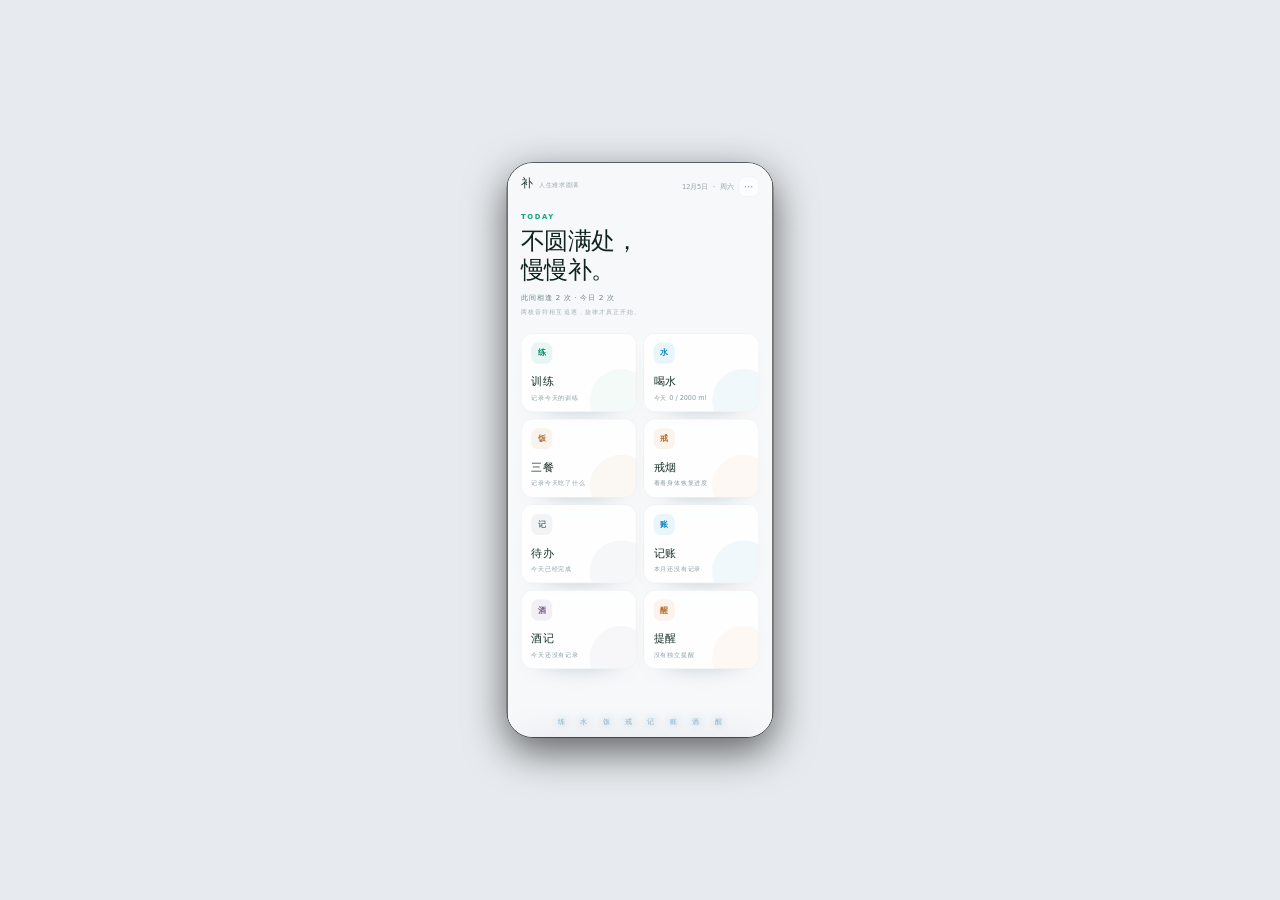
<file: _tools/preview.html>
<!DOCTYPE html>
<html><head><meta charset="utf-8"><title>手机预览</title>
<style>
html,body{margin:0;background:#e7ebef;height:100%;display:flex;align-items:center;justify-content:center;font-family:system-ui,sans-serif}
.scale{transform:scale(.68);transform-origin:center center}
.phone{width:390px;height:844px;border:1px solid #2a3138;border-radius:38px;overflow:hidden;background:#000;box-shadow:0 20px 60px rgba(0,0,0,.6)}
iframe{width:390px;height:844px;border:0;display:block}
</style></head>
<body>
<div class="scale"><div class="phone"><iframe id="f" src="../quit-app.html"></iframe></div></div>
</body></html>
</file>
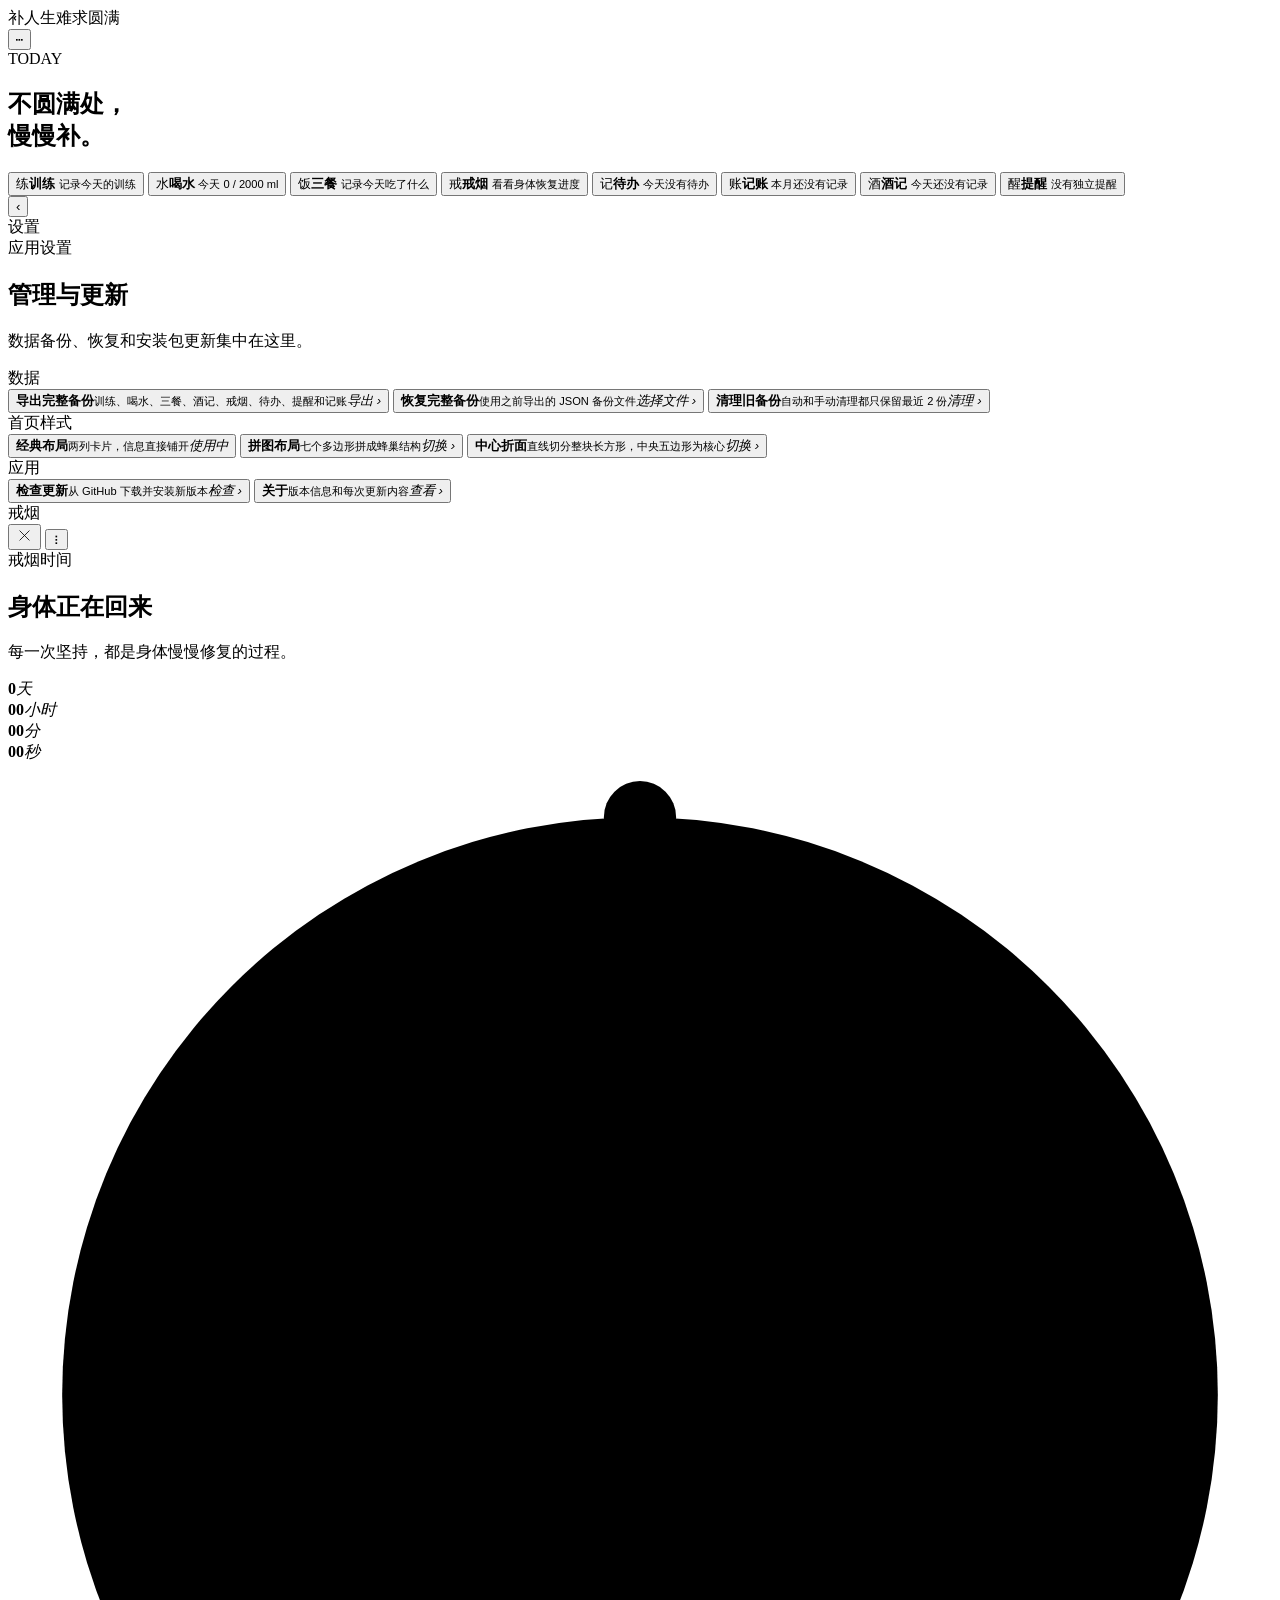
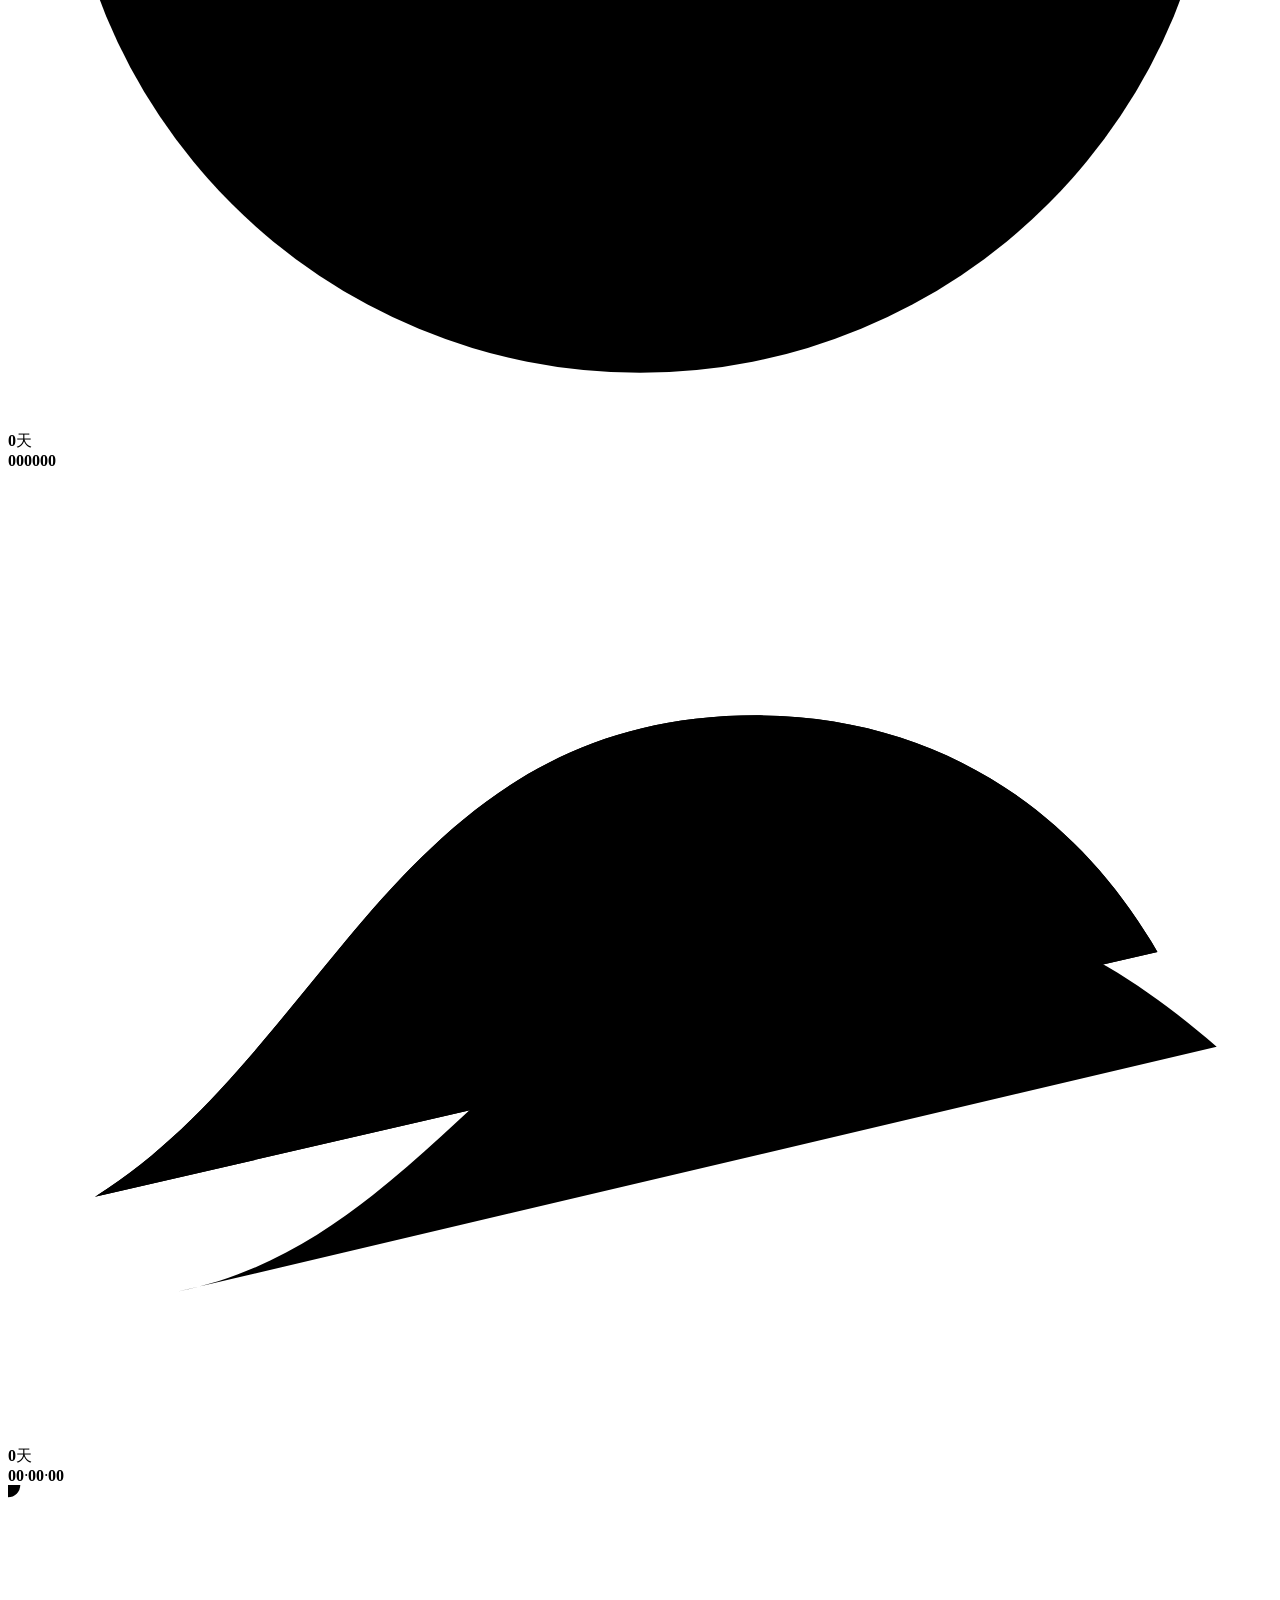
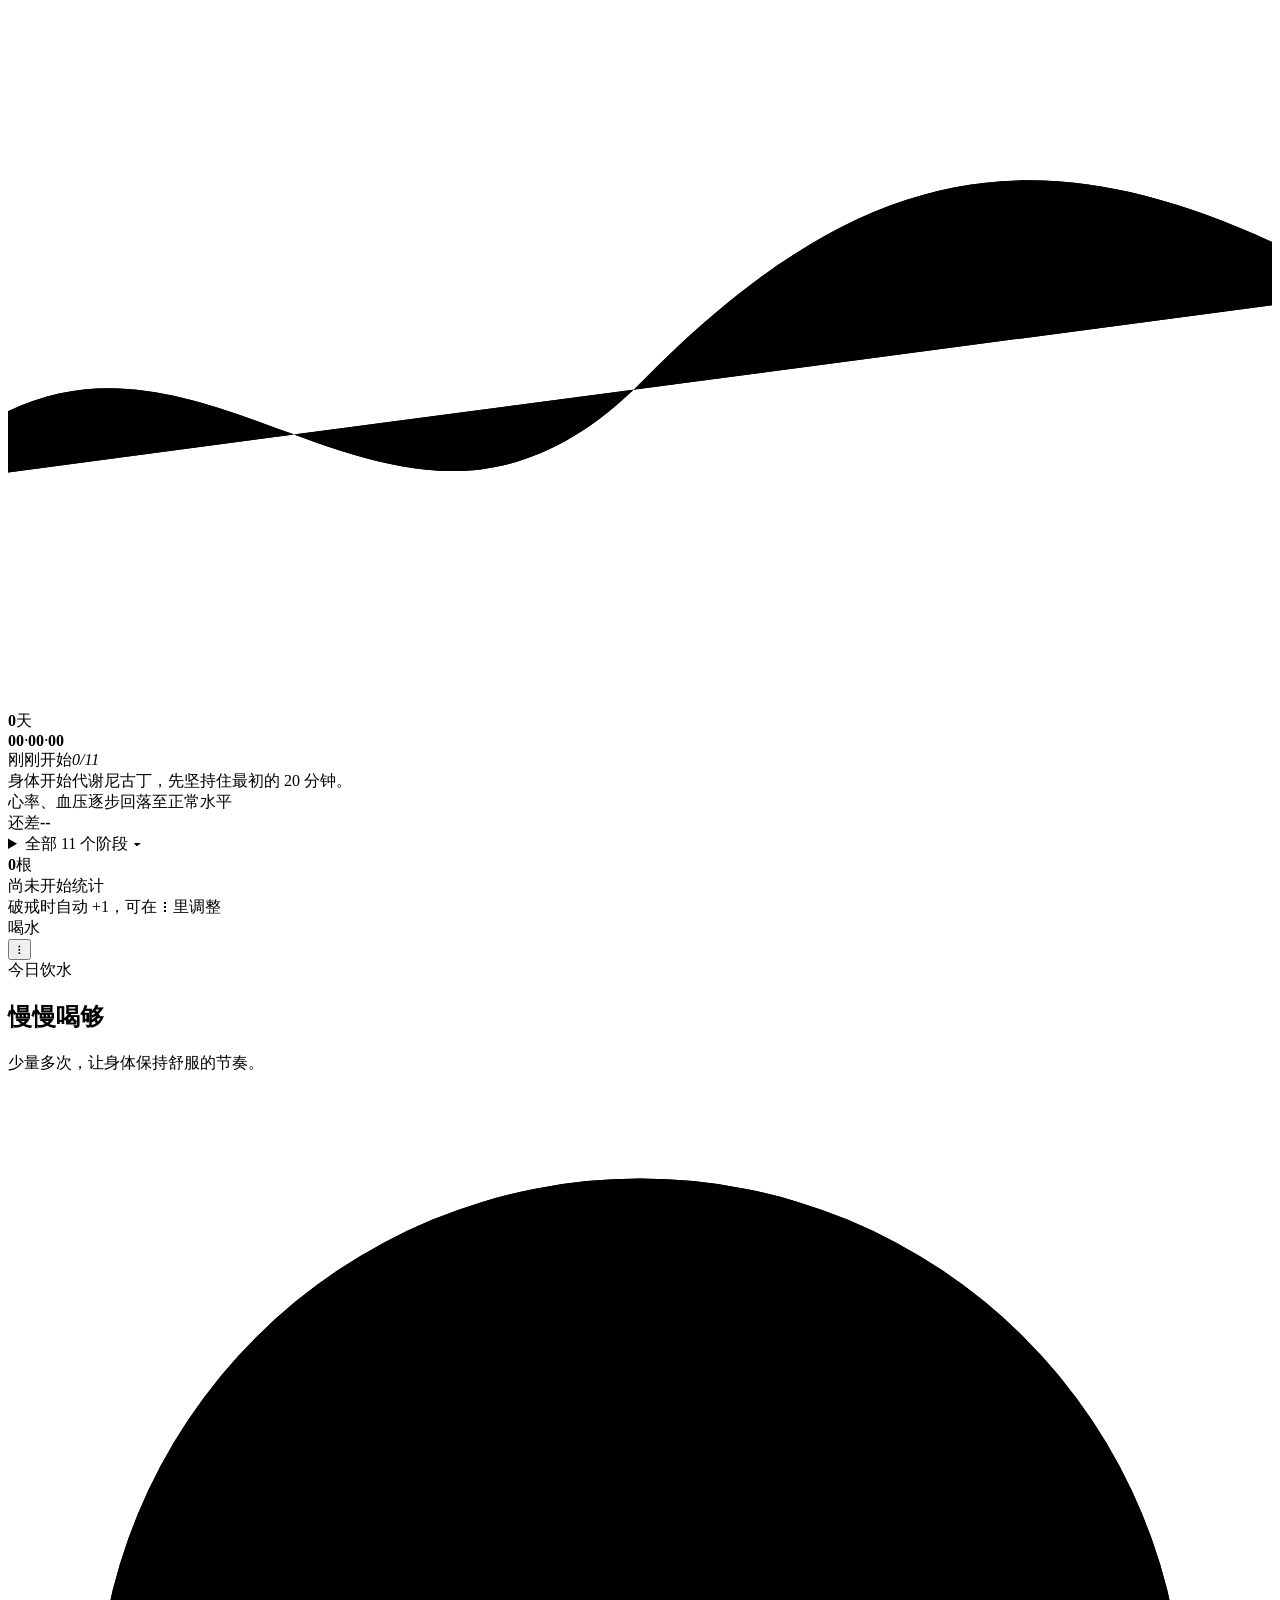
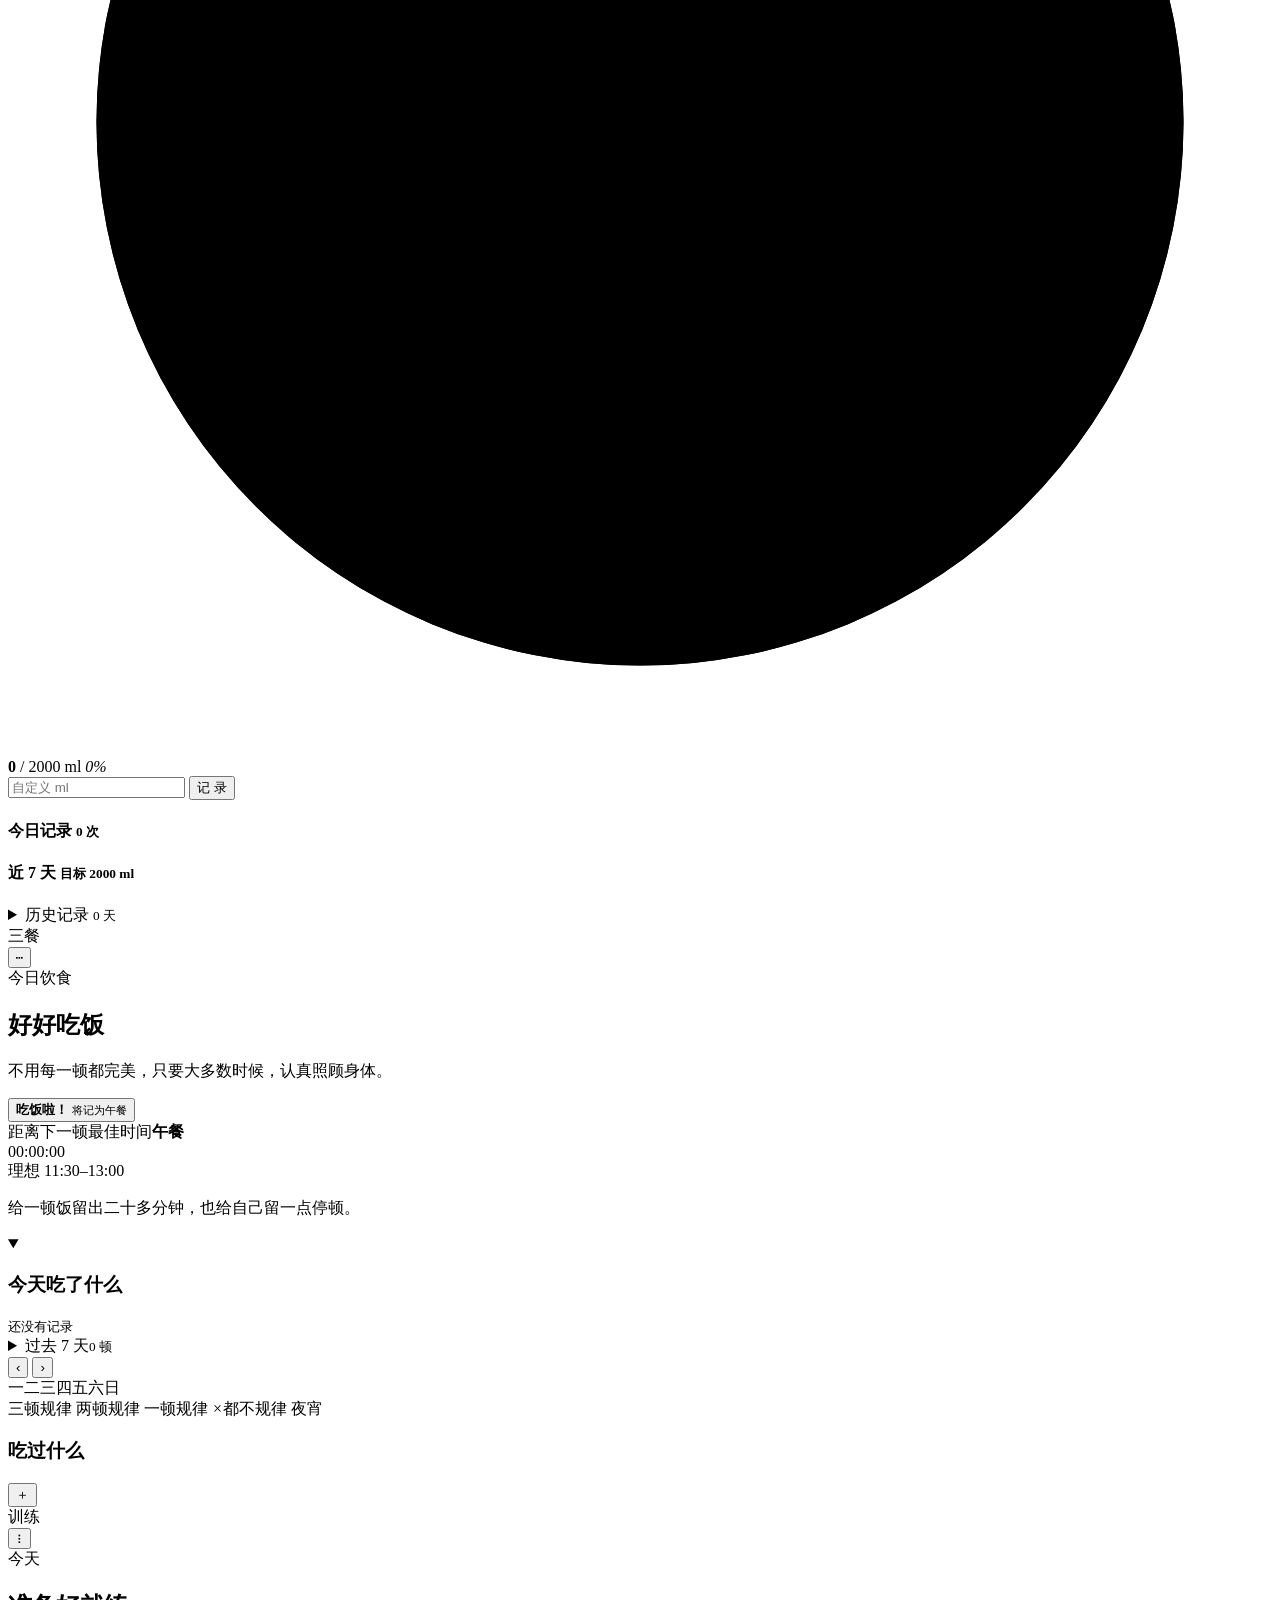
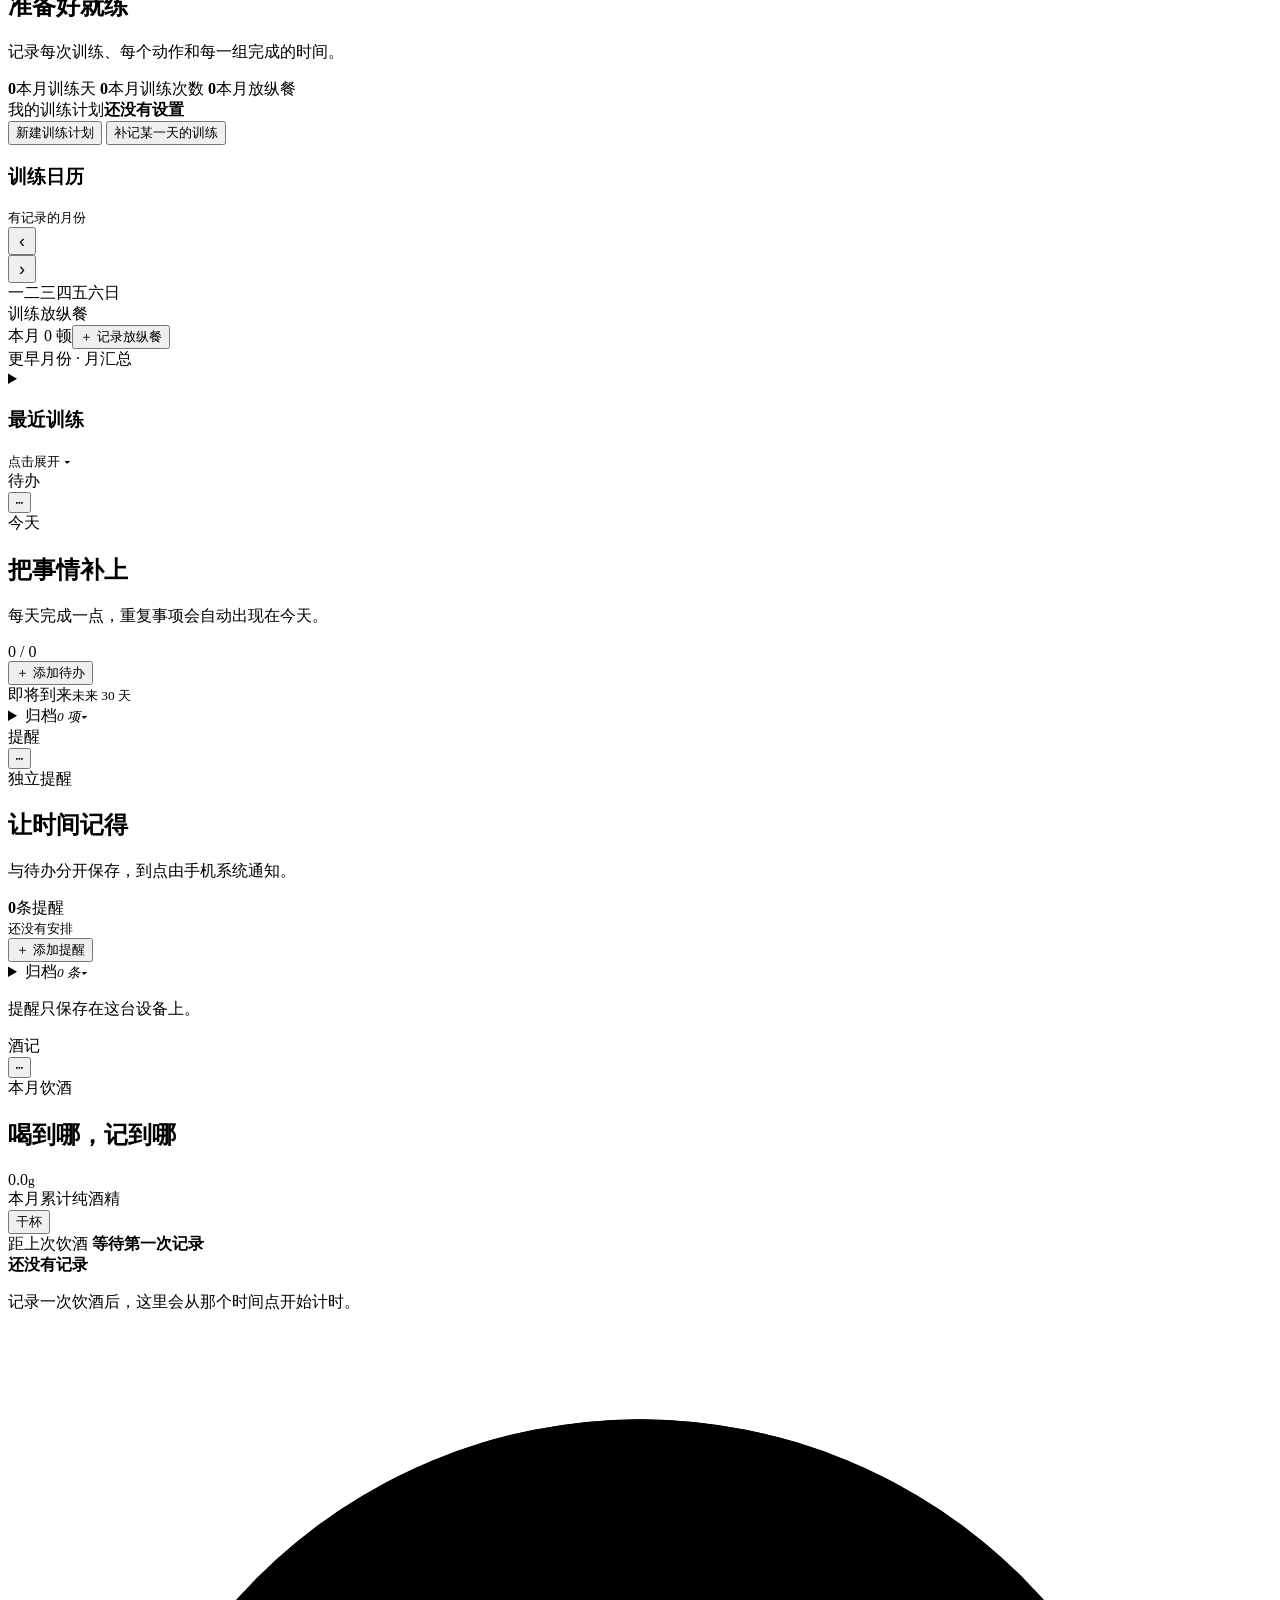
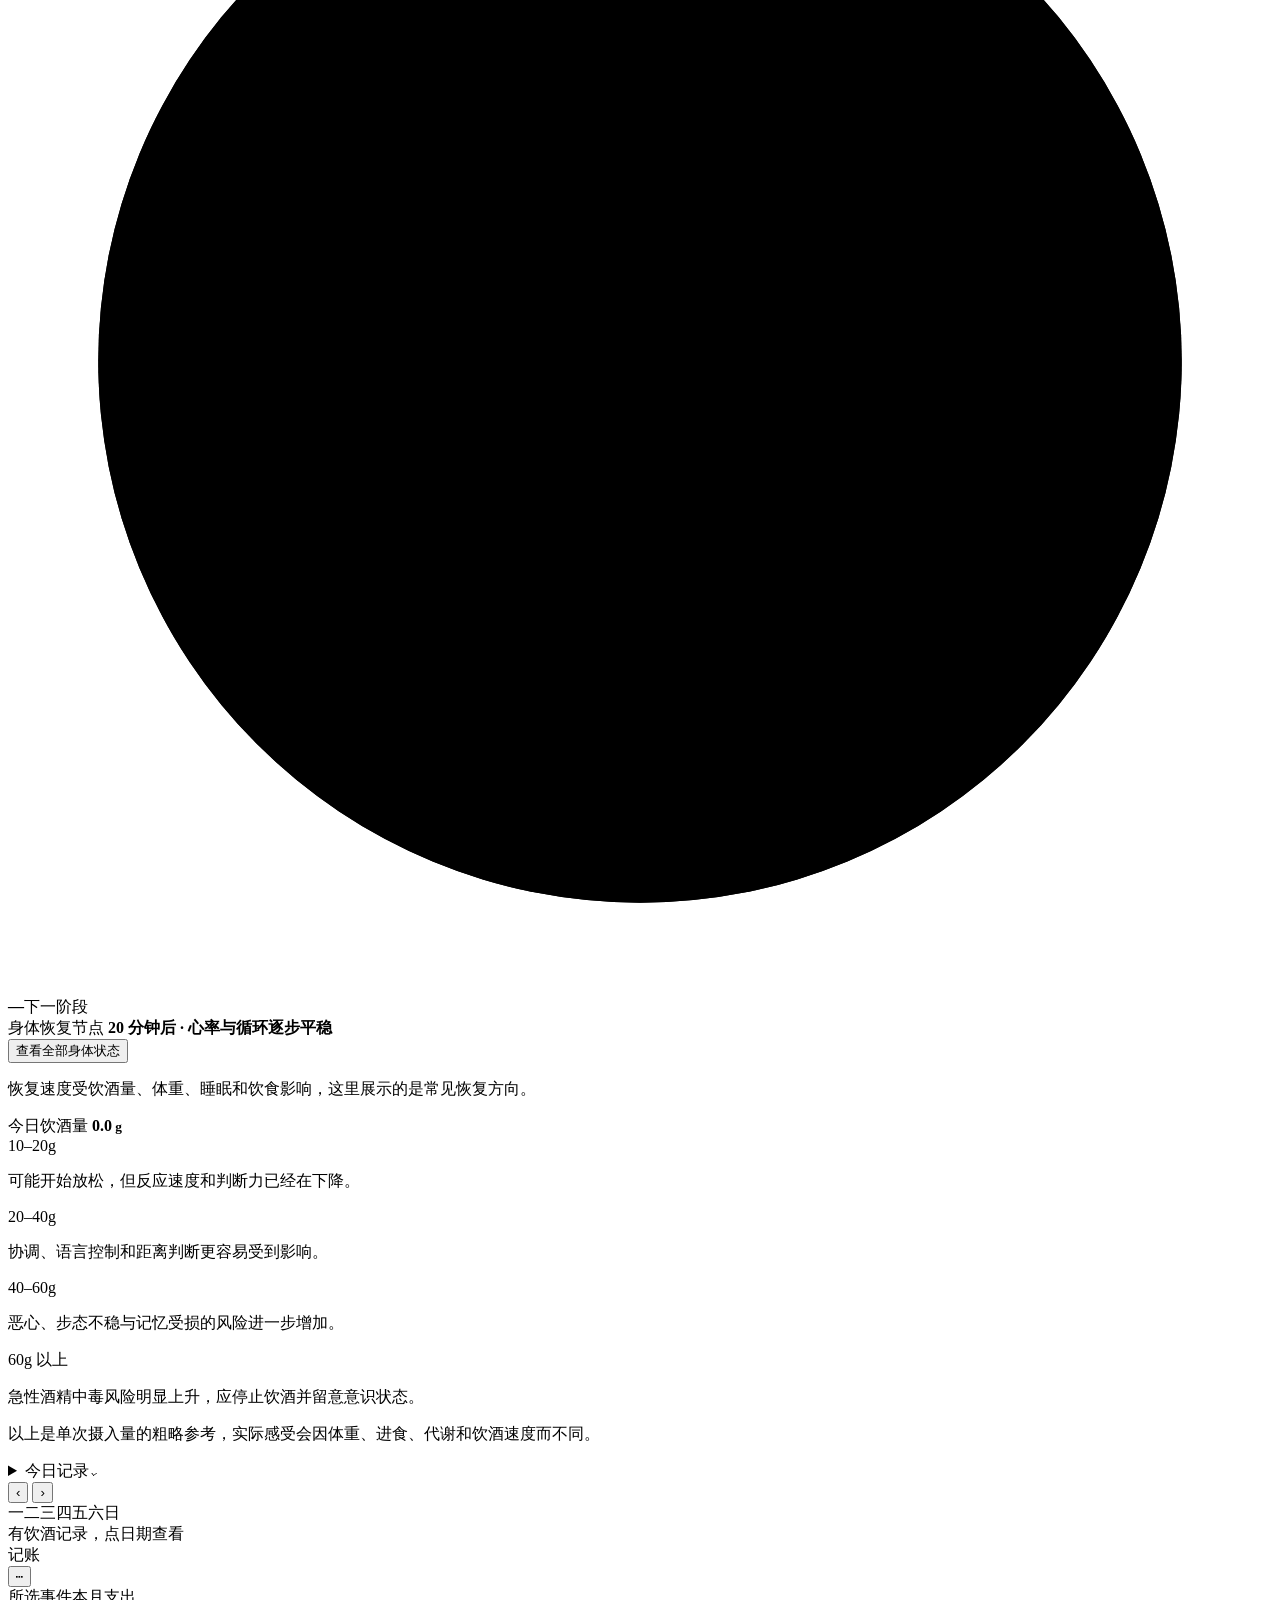
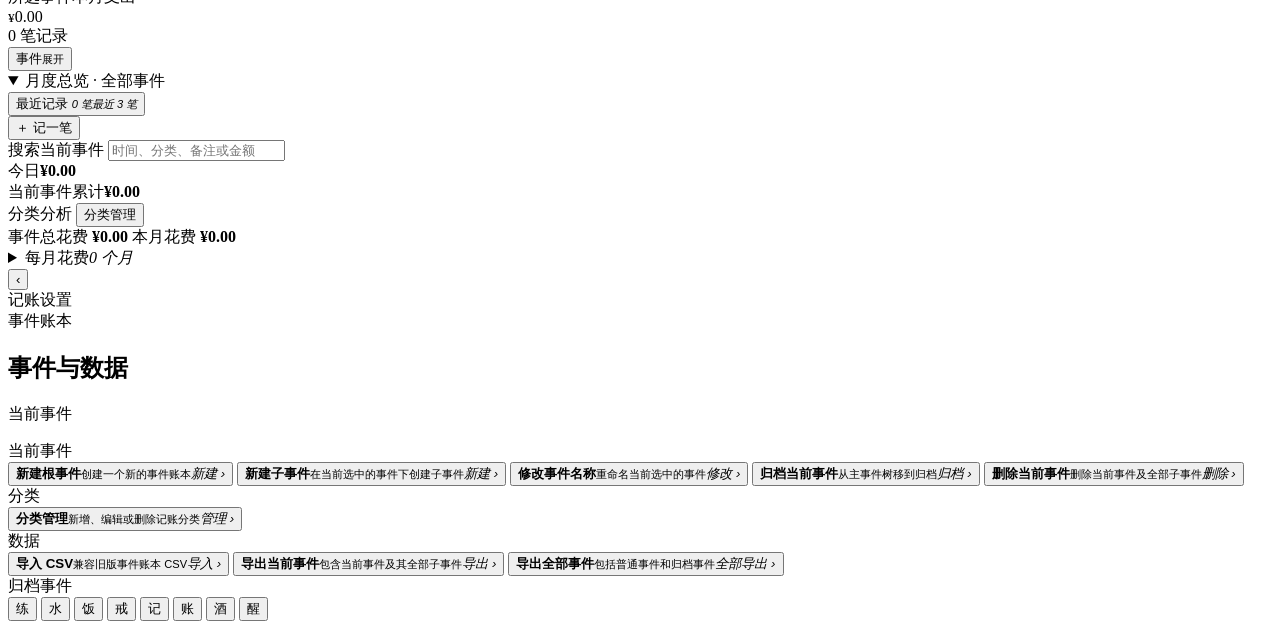
<file: src/index.template.html>
<!DOCTYPE html>
<html lang="zh-CN">
<head>
<meta charset="UTF-8">
<meta name="viewport" content="width=device-width,initial-scale=1,viewport-fit=cover,maximum-scale=1,user-scalable=no">
<meta name="theme-color" content="#f6f8fa">
<meta name="apple-mobile-web-app-capable" content="yes">
<meta name="apple-mobile-web-app-status-bar-style" content="default">
<title>补</title>
<style>
/* __APP_STYLES__ */
</style>
</head>
<body data-page="home">

<div id="app">
  <div id="track">

    <!-- ================= 应用首页 ================= -->
    <section class="page on" id="p-home">
      <div class="home-top">
        <div class="home-identity">
          <div class="home-mark">补<span>人生难求圆满</span></div>
        </div>
        <div class="home-meta"><div class="home-date" id="home-date"></div><button class="home-data-btn" id="btn-app-settings" data-action="openSettingsPage" title="设置" aria-label="设置">⋯</button></div>
      </div>
      <div class="home-hero">
        <div class="home-eyebrow">TODAY</div>
        <h1 class="home-title">不圆满处，<br>慢慢补。</h1>
        <div class="home-visit-stats home-hero-stats" id="home-visit-stats" aria-live="polite">
          <div id="home-visit-count"></div>
          <div class="home-visit-copy" id="home-visit-copy"></div>
        </div>
      </div>
      <div class="home-notice" id="home-notice" hidden aria-live="polite"></div>
      <div class="home-grid">
        <button class="home-card fitness-card" data-action="goPage" data-args="[1]">
          <span class="home-icon">练</span><b>训练</b>
          <small id="home-fitness-copy">记录今天的训练</small>
        </button>
        <button class="home-card water-card" data-action="goPage" data-args="[2]">
          <span class="home-icon">水</span><b>喝水</b>
          <small id="home-water-copy">今天 0 / 2000 ml</small>
        </button>
        <button class="home-card meal-card" data-action="goPage" data-args="[3]">
          <span class="home-icon">饭</span><b>三餐</b>
          <small id="home-meal-copy">记录今天吃了什么</small>
        </button>
        <button class="home-card quit-card" data-action="goPage" data-args="[4]">
          <span class="home-icon">戒</span><b>戒烟</b>
          <small id="home-quit-copy">看看身体恢复进度</small>
        </button>
        <button class="home-card todo-card" data-action="goPage" data-args="[5]">
          <span class="home-icon">记</span><b>待办</b>
          <small id="home-todo-copy">今天没有待办</small>
        </button>
        <button class="home-card ledger-card" data-action="goPage" data-args="[6]">
          <span class="home-icon">账</span><b>记账</b>
          <small id="home-ledger-copy">本月还没有记录</small>
        </button>
        <button class="home-card alcohol-card" data-action="goPage" data-args="[8]">
          <span class="home-icon">酒</span><b>酒记</b>
          <small id="home-alcohol-copy">今天还没有记录</small>
        </button>
        <button class="home-card reminder-card" data-action="goPage" data-args="[7]">
          <span class="home-icon">醒</span><b>提醒</b>
          <small id="home-reminder-copy">没有独立提醒</small>
        </button>
      </div>
    </section>

    <!-- ================= 设置 ================= -->
    <section class="page" id="p-settings">
      <div class="top">
        <button class="settings-back" data-action="closeSettingsPage" aria-label="返回首页">&#8249;</button>
        <div class="brand"><span class="led"></span>设置</div>
        <span class="settings-top-space"></span>
      </div>
      <div class="settings-hero">
        <div class="settings-kicker">应用设置</div>
        <h1 class="settings-title">管理与更新</h1>
        <p class="settings-sub">数据备份、恢复和安装包更新集中在这里。</p>
      </div>
      <div class="settings-group">
        <div class="settings-group-title">数据</div>
        <button class="settings-row" data-action="exportAppBackup">
          <span><b>导出完整备份</b><small>训练、喝水、三餐、酒记、戒烟、待办、提醒和记账</small></span><em>导出 ›</em>
        </button>
        <button class="settings-row" data-action="chooseAppBackup">
          <span><b>恢复完整备份</b><small>使用之前导出的 JSON 备份文件</small></span><em>选择文件 ›</em>
        </button>
        <button class="settings-row" data-action="requestCleanupOldBackups">
          <span><b>清理旧备份</b><small>自动和手动清理都只保留最近 2 份</small></span><em>清理 ›</em>
        </button>
      </div>
      <div class="settings-group">
        <div class="settings-group-title">首页样式</div>
        <button class="settings-row" id="btn-home-layout-classic" data-action="setHomeLayout" data-args='["classic"]'>
          <span><b>经典布局</b><small>两列卡片，信息直接铺开</small></span><em id="home-layout-classic-state">使用中</em>
        </button>
        <button class="settings-row" id="btn-home-layout-honeycomb" data-action="setHomeLayout" data-args='["honeycomb"]'>
          <span><b>拼图布局</b><small>七个多边形拼成蜂巢结构</small></span><em id="home-layout-honeycomb-state">切换 ›</em>
        </button>
        <button class="settings-row" id="btn-home-layout-facet" data-action="setHomeLayout" data-args='["facet"]'>
          <span><b>中心折面</b><small>直线切分整块长方形，中央五边形为核心</small></span><em id="home-layout-facet-state">切换 ›</em>
        </button>
      </div>
      <div class="settings-group">
        <div class="settings-group-title">应用</div>
        <button class="settings-row" data-action="checkAppUpdate">
          <span><b>检查更新</b><small>从 GitHub 下载并安装新版本</small></span><em>检查 ›</em>
        </button>
        <button class="settings-row" data-action="openAboutSheet">
          <span><b>关于</b><small>版本信息和每次更新内容</small></span><em>查看 ›</em>
        </button>
      </div>
    </section>

    <!-- ================= 戒烟页 ================= -->
    <section class="page" id="p-quit">
      <div class="top">
        <div class="brand" id="quit-brand"><span class="led"></span><span id="quit-brand-txt">戒烟</span></div>
        <div class="quit-top-actions">
          <span class="quit-record" id="quit-record" aria-live="polite"></span>
          <button class="breakdot" id="btn-break" aria-label="破戒"><svg viewBox="0 0 24 24" width="17" height="17" aria-hidden="true"><path d="M5.4 5.4 L18.6 18.6 M18.6 5.4 L5.4 18.6" stroke="currentColor" stroke-width="1.15" stroke-linecap="round" fill="none"/></svg></button>
          <button class="iconbtn" id="btn-set" title="设置">&#8942;</button>
        </div>
      </div>

      <div class="section-hero">
        <div class="section-kicker" id="quit-kicker">戒烟时间</div>
        <h1 class="section-title" id="quit-hero-title">身体正在回来</h1>
        <p class="section-sub" id="quit-hero-sub">每一次坚持，都是身体慢慢修复的过程。</p>
      </div>

      <div class="hero">
      <div class="clock-wrap">
        <div class="clocks" id="clocks" data-view="round">
          <div class="clock-view v-flip"><div class="fliprow" id="fliprow"></div></div>
          <div class="clock-view v-neon">
            <div class="clock nclock">
              <div class="grp"><b id="n-d">0</b><i>天</i></div>
              <div class="grp"><b id="n-h">00</b><i>小时</i></div>
              <div class="grp"><b id="n-m">00</b><i>分</i></div>
              <div class="grp"><b id="n-s">00</b><i>秒</i></div>
            </div>
          </div>
          <div class="clock-view v-round">
            <div class="roundclock">
              <div class="rounddial">
                <svg class="roundtrack" viewBox="0 0 280 280" aria-hidden="true">
                  <defs>
                    <linearGradient id="roundgrad" x1="30" y1="25" x2="250" y2="255" gradientUnits="userSpaceOnUse">
                      <stop offset="0%" stop-color="#37d5a2"/>
                      <stop offset="52%" stop-color="#0aa87a"/>
                      <stop offset="100%" stop-color="#0b8ed6"/>
                    </linearGradient>
                  </defs>
                  <circle class="rveil rv1" cx="140" cy="140" r="109"/>
                  <circle class="rveil rv2" cx="140" cy="140" r="91"/>
                  <circle class="rprogress" id="round-ring" cx="140" cy="140" r="128" stroke-dasharray="804.25" stroke-dashoffset="804.25"/>
                  <circle class="orbitglow" id="orbit-glow" cx="140" cy="12" r="8"/>
                  <circle class="orbitdot" id="orbit-dot" cx="140" cy="12" r="3"/>
                </svg>
                <div class="roundcenter">
                  <div class="roundday"><b id="r-d">0</b><span>天</span></div>
                </div>
              </div>
              <div class="roundtime" aria-label="时分秒">
                <b id="r-h">00</b><i></i><b id="r-m">00</b><i></i><b id="r-s">00</b>
              </div>
            </div>
          </div>
          <div class="clock-view v-enso">
            <div class="ensoclock">
              <div class="ensodial">
                <svg class="ensoart" viewBox="0 0 320 246" aria-hidden="true">
                  <defs>
                    <linearGradient id="ensog" x1="31" y1="183" x2="284" y2="103" gradientUnits="userSpaceOnUse">
                      <stop offset="0%" stop-color="#8ba59c"/>
                      <stop offset="48%" stop-color="#1f5a47"/>
                      <stop offset="100%" stop-color="#28b98d"/>
                    </linearGradient>
                  </defs>
                  <path class="ensotrace" d="M22 184 C78 149 97 72 174 63 C227 57 268 82 291 122"/>
                  <path class="ensoprogress" id="enso-ring" d="M22 184 C78 149 97 72 174 63 C227 57 268 82 291 122"/>
                  <path class="ensowhisper" d="M43 208 C108 195 132 121 204 111 C245 105 276 120 306 146"/>
                </svg>
                <div class="ensoday"><b id="e-d">0</b><span>天</span></div>
              </div>
              <div class="ensotime" aria-label="时分秒">
                <b id="e-h">00</b><em>·</em><b id="e-m">00</b><em>·</em><b id="e-s">00</b>
              </div>
            </div>
          </div>
          <div class="clock-view v-flow">
            <div class="flowclock">
              <svg class="flowart" viewBox="0 0 360 234" preserveAspectRatio="none" aria-hidden="true">
                <defs>
                  <linearGradient id="flowgrad" x1="0" y1="0" x2="1" y2="0">
                    <stop offset="0%" stop-color="#0b8ed6" stop-opacity=".12"/>
                    <stop offset="42%" stop-color="#0aa87a" stop-opacity=".72"/>
                    <stop offset="100%" stop-color="#3ac9ff" stop-opacity=".14"/>
                  </linearGradient>
                </defs>
                <path class="flowglow" d="M-28 171 C49 91 105 218 181 141 C251 70 306 70 388 116"/>
                <path class="flowline" id="flow-track" d="M-28 171 C49 91 105 218 181 141 C251 70 306 70 388 116"/>
                <circle class="flowdot" id="flow-dot" cx="0" cy="0" r="3.5"/>
              </svg>
              <div class="flowday"><b id="f-d">0</b><span>天</span></div>
              <div class="flowtime" aria-label="时分秒">
                <b id="f-h">00</b><em>·</em><b id="f-m">00</b><em>·</em><b id="f-s">00</b>
              </div>
            </div>
          </div>
        </div>
      </div>

      <div class="textblock" id="quit-textblock">
      <div class="cur" id="curcard">
        <div class="ct" id="cur-t"><span class="cdot"></span>刚刚开始<em>0/11</em></div>
        <div class="cd" id="cur-d">身体开始代谢尼古丁，先坚持住最初的 20 分钟。</div>
      </div>

      <div class="next">
        <div class="nt" id="next-t">心率、血压逐步回落至正常水平</div>
        <div class="nv"><span>还差</span><b id="next-v">--</b></div>
        <div class="bar"><i id="barfill"></i></div>
      </div>

      <details class="stages" id="stages">
        <summary>全部 11 个阶段 <i>&#9662;</i></summary>
        <div class="stagelist" id="stagelist"></div>
      </details>
      </div>

      <div class="textblock off" id="smoke-textblock">
        <div class="smokecard">
          <div class="smoke-num"><b id="smoke-count">0</b><span>根</span></div>
          <div class="smoke-meta" id="smoke-meta">尚未开始统计</div>
          <div class="smoke-note">破戒时自动 +1，可在 ⋮ 里调整</div>
        </div>
      </div>
      </div>

    </section>

    <!-- ================= 喝水页 ================= -->
    <section class="page" id="p-water">
      <div class="top">
        <div class="brand"><span class="led"></span>喝水</div>
        <button class="iconbtn" id="btn-wset" title="设置">&#8942;</button>
      </div>

      <div class="section-hero water-hero">
        <div class="section-kicker">今日饮水</div>
        <h1 class="section-title">慢慢喝够</h1>
        <p class="section-sub" id="water-hero-sub">少量多次，让身体保持舒服的节奏。</p>
      </div>

      <div class="ringwrap">
        <svg class="ring" viewBox="0 0 200 200">
          <defs>
            <linearGradient id="wg" x1="0" y1="0" x2="1" y2="1">
              <stop offset="0%" stop-color="#3ac9ff"/>
              <stop offset="100%" stop-color="#2ee6a8"/>
            </linearGradient>
          </defs>
          <circle class="rbg" cx="100" cy="100" r="86"></circle>
          <circle class="rfg" id="rfg" cx="100" cy="100" r="86" stroke-dasharray="540.35" stroke-dashoffset="540.35"></circle>
        </svg>
        <div class="ringtxt">
          <b id="w-total">0</b>
          <span id="w-goal">/ 2000 ml</span>
          <em id="w-pct">0%</em>
        </div>
      </div>

      <div class="qgrid" id="qgrid"></div>

      <div class="crow">
        <input id="w-input" type="number" inputmode="numeric" placeholder="自定义 ml">
        <button class="addbtn" id="btn-wadd">记 录</button>
      </div>

      <div class="wrecs">
        <h4>今日记录 <small id="w-count">0 次</small></h4>
        <div class="rlist" id="w-list"></div>
      </div>

      <div class="wcard">
        <h4>近 7 天 <small id="w-chart-goal">目标 2000 ml</small></h4>
        <div class="wchart" id="w-chart"></div>
      </div>

      <details class="whist" id="w-histbox">
        <summary>历史记录 <small id="w-hist-sum">0 天</small></summary>
        <div class="rlist" id="w-list2"></div>
        <div class="hfoot" id="w-hist-foot" style="display:none">
          <button id="w-hist-clear">清空历史</button>
        </div>
      </details>
    </section>

    <!-- ================= 三餐 ================= -->
    <section class="page" id="p-meals">
      <div class="top">
        <div class="brand"><span class="led"></span>三餐</div>
        <div class="meal-top-actions">
          <span class="meal-top-date" id="meal-top-date"></span>
          <button class="iconbtn" id="btn-meal-menu" type="button" data-action="openMealMenu" title="三餐菜单" aria-label="三餐菜单">⋯</button>
        </div>
      </div>
      <div class="section-hero meal-hero">
        <div class="section-kicker">今日饮食</div>
        <h1 class="section-title">好好吃饭</h1>
        <p class="section-sub">不用每一顿都完美，只要大多数时候，认真照顾身体。</p>
      </div>
      <button class="meal-record-btn" type="button" data-action="recordMealNow">
        <b>吃饭啦！</b>
        <small id="meal-record-hint">将记为午餐</small>
      </button>
      <section class="meal-next-card">
        <div class="meal-next-head"><span id="meal-next-label">距离下一顿最佳时间</span><b id="meal-next-name">午餐</b></div>
        <div class="meal-next-timer" id="meal-next-timer">00:00:00</div>
        <div class="meal-next-progress"><i id="meal-next-progress"></i></div>
        <div class="meal-next-meta">
          <span id="meal-next-window">理想 11:30–13:00</span>
        </div>
        <p id="meal-next-hint">给一顿饭留出二十多分钟，也给自己留一点停顿。</p>
      </section>
      <details class="meal-today" open>
        <summary class="meal-section-head"><h3>今天吃了什么</h3><small id="meal-today-summary">还没有记录</small></summary>
        <div class="meal-type-strip" id="meal-type-strip"></div>
        <div class="meal-list" id="meal-list"></div>
        <details class="meal-extra-box" id="meal-extra-box" hidden>
          <summary><span>下午茶与夜宵</span><small id="meal-extra-count">0 笔</small></summary>
          <div class="meal-extra-list" id="meal-extra-list"></div>
        </details>
      </details>
      <details class="meal-history-box">
        <summary><span>过去 7 天</span><small id="meal-week-summary">0 顿</small></summary>
        <div class="meal-week-list" id="meal-week-list"></div>
      </details>
      <section class="meal-calendar-card">
        <div class="meal-calendar-head">
          <button type="button" data-action="changeMealCalendarMonth" data-args="[-1]" aria-label="上个月">‹</button>
          <b id="meal-calendar-title"></b>
          <button type="button" data-action="changeMealCalendarMonth" data-args="[1]" aria-label="下个月">›</button>
        </div>
        <div class="meal-calendar-week"><span>一</span><span>二</span><span>三</span><span>四</span><span>五</span><span>六</span><span>日</span></div>
        <div class="meal-calendar-grid" id="meal-calendar-grid"></div>
        <div class="meal-calendar-legend">
          <span><i class="green"></i>三顿规律</span>
          <span><i class="yellow"></i>两顿规律</span>
          <span><i class="red"></i>一顿规律</span>
          <span><i class="none">×</i>都不规律</span>
          <span><i class="late"></i>夜宵</span>
        </div>
      </section>


      <section class="meal-menu-card">
        <div class="meal-menu-head">
          <h3>吃过什么</h3>
          <small id="meal-menu-summary"></small>
          <button class="iconbtn meal-menu-add" type="button" data-action="openAddMealMenuItem" title="加一道菜" aria-label="加一道菜">＋</button>
        </div>
        <div class="meal-menu-list" id="meal-menu-list"></div>
      </section>

    </section>

    <!-- ================= 训练首页 ================= -->
    <section class="page" id="p-fitness">
      <div class="top">
        <div class="brand"><span class="led"></span>训练</div>
        <button class="iconbtn" id="btn-fit-manage" title="管理训练动作">&#8942;</button>
      </div>

      <div class="fit-hero">
        <div class="fit-kicker" id="fit-kicker">今天</div>
        <h1 class="fit-title" id="fit-title">准备好就练</h1>
        <p class="fit-desc" id="fit-desc">记录每次训练、每个动作和每一组完成的时间。</p>
        <div class="fit-overview">
          <span><b id="fit-month-days">0</b>本月训练天</span>
          <span><b id="fit-month-count">0</b>本月训练次数</span>
          <span><b id="fit-month-cheats">0</b>本月放纵餐</span>
        </div>
      </div>

      <div id="workout-start-view">
        <div class="fit-start-card">
          <div class="fit-plan-head"><span>我的训练计划</span><b id="fit-plan-label">还没有设置</b></div>
          <div class="fit-plan-list" id="fit-plan-preview"></div>
          <button class="fit-primary" id="btn-workout-start">新建训练计划</button>
          <button class="fit-secondary" id="btn-workout-backfill">补记某一天的训练</button>
        </div>
      </div>

      <div id="workout-active-view" style="display:none">
        <div class="fit-session-head">
          <div><span>训练中</span><b id="workout-timer">00:00:00</b></div>
          <div class="fit-session-actions">
            <button class="fit-end" id="btn-workout-adjust">调整本次</button>
            <button class="fit-end" id="btn-workout-end">结束训练</button>
          </div>
        </div>
        <div class="fit-progress-summary">
          <span id="workout-count">0 / 0 组</span>
          <i id="workout-progress"></i>
        </div>
        <div class="fit-exercise-list" id="active-ex-list"></div>
      </div>

      <div class="fit-section">
        <div class="fit-section-head"><h3>训练日历</h3><small>有记录的月份</small></div>
        <div class="fit-calendar-card">
          <div class="fit-cal-head">
            <button class="iconbtn" id="cal-prev" style="width:28px;height:28px;font-size:18px" aria-label="更早的有记录月份">&#8249;</button>
            <div class="fit-cal-title" id="cal-title"></div>
            <button class="iconbtn" id="cal-next" style="width:28px;height:28px;font-size:18px" aria-label="更新的有记录月份">&#8250;</button>
          </div>
          <div class="fit-month-jumps" id="fit-month-jumps"></div>
          <div id="cal-current-view">
          <div class="fit-week"><span>一</span><span>二</span><span>三</span><span>四</span><span>五</span><span>六</span><span>日</span></div>
          <div class="fit-cal-legend"><span><i></i>训练</span><span class="cheat"><i></i>放纵餐</span></div>
          <div class="fit-cal-grid" id="cal-grid"></div>
          <div class="fit-cal-summary" id="cal-summary"></div>
          <div class="fit-cheat-actions"><span id="fit-cheat-month">本月 0 顿</span><button class="fit-cheat-add" id="btn-cheat-add">＋ 记录放纵餐</button></div>
          </div>
          <div class="fit-archive-detail" id="cal-archive-detail" style="display:none"></div>
        </div>
        <div class="fit-archive-title">更早月份 · 月汇总</div>
        <div class="fit-archive" id="fit-archive"></div>
      </div>

      <details class="fit-recent-box">
        <summary class="fit-section-head"><h3>最近训练</h3><small>点击展开 <i>&#9662;</i></small></summary>
        <div class="fit-recent" id="fit-recent"></div>
      </details>
    </section>

    <!-- ================= 每日待办 ================= -->
    <section class="page" id="p-todo">
      <div class="top">
        <div class="brand"><span class="led"></span>待办</div>
        <button class="iconbtn" id="btn-todo-menu" data-action="openTodoMenu" title="待办设置">⋯</button>
      </div>
      <div class="todo-hero">
        <div class="todo-kicker" id="todo-kicker">今天</div>
        <h1 class="todo-title" id="todo-title">把事情补上</h1>
        <p class="todo-sub" id="todo-sub">每天完成一点，重复事项会自动出现在今天。</p>
      </div>
      <div class="todo-progress"><span id="todo-summary">0 / 0</span><i id="todo-progress"></i></div>
      <button class="todo-add" id="btn-todo-add">＋ 添加待办</button>
      <div class="todo-list" id="todo-list"></div>
      <div class="todo-section-title"><span>即将到来</span><small>未来 30 天</small></div>
      <div class="todo-upcoming" id="todo-upcoming"></div>
      <details class="todo-archive-box" id="todo-archive-box">
        <summary><span>归档</span><small><i id="todo-archive-count">0 项</i><em>&#9662;</em></small></summary>
        <div class="todo-archive-list" id="todo-archive-list"></div>
      </details>
    </section>

    <!-- ================= 独立提醒 ================= -->
    <section class="page" id="p-reminder">
      <div class="top">
        <div class="brand"><span class="led"></span>提醒</div>
        <button class="iconbtn" id="btn-reminder-menu" data-action="openReminderMenu" title="提醒设置">⋯</button>
      </div>
      <div class="reminder-hero">
        <div class="reminder-kicker">独立提醒</div>
        <h1 class="reminder-title">让时间记得</h1>
        <p class="reminder-sub">与待办分开保存，到点由手机系统通知。</p>
      </div>
      <div class="reminder-overview">
        <div><b id="reminder-count">0</b><span>条提醒</span></div>
        <small id="reminder-next-summary">还没有安排</small>
      </div>
      <button class="reminder-add" id="btn-reminder-add">＋ 添加提醒</button>
      <div class="reminder-list" id="reminder-list"></div>
      <details class="reminder-archive-box">
        <summary><span>归档</span><small><i id="reminder-archive-count">0 条</i><em>&#9662;</em></small></summary>
        <div class="reminder-archive-list" id="reminder-archive-list"></div>
      </details>
      <p class="reminder-hint" id="reminder-hint">提醒只保存在这台设备上。</p>
    </section>

    <!-- ================= 酒记 ================= -->
    <section class="page" id="p-alcohol">
      <div class="top">
        <div class="brand"><span class="led"></span>酒记</div>
        <div class="alcohol-top-actions">
          <span class="alcohol-top-date" id="alcohol-top-date"></span>
          <button class="iconbtn" type="button" data-action="openAlcoholMenu" title="酒记菜单" aria-label="酒记菜单">⋯</button>
        </div>
      </div>
      <div class="section-hero alcohol-hero">
        <div class="section-kicker">本月饮酒</div>
        <h1 class="section-title">喝到哪，记到哪</h1>
        <div class="ledger-total alcohol-month-total"><span id="alcohol-month-grams">0.0</span><small>g</small></div>
        <div class="alcohol-month-label">本月累计纯酒精</div>
      </div>
      <button class="alcohol-add" type="button" data-action="openAlcoholRecordForm">干杯</button>
      <section class="alcohol-sobriety" aria-live="polite">
        <div class="alcohol-sobriety-head">
          <span class="alcohol-sobriety-label"><i></i>距上次饮酒</span>
          <span class="alcohol-sobriety-chip"><b id="alcohol-sober-stage">等待第一次记录</b></span>
        </div>
        <div class="alcohol-sobriety-main">
          <div class="alcohol-sobriety-dinfo">
            <b class="alcohol-sobriety-duration" id="alcohol-sober-duration">还没有记录</b>
            <p class="alcohol-sobriety-copy" id="alcohol-sober-copy">记录一次饮酒后，这里会从那个时间点开始计时。</p>
          </div>
          <div class="alcohol-sobriety-ring">
            <svg viewBox="0 0 84 84" aria-hidden="true">
              <defs>
                <linearGradient id="alcoholRingGrad" x1="0" y1="0" x2="1" y2="1">
                  <stop offset="0%" stop-color="#9d7ca7"/>
                  <stop offset="100%" stop-color="#d0a899"/>
                </linearGradient>
              </defs>
              <circle class="alcohol-ring-track" cx="42" cy="42" r="36"/>
              <circle class="alcohol-ring-fill" id="alcohol-sober-ring" cx="42" cy="42" r="36" stroke-dasharray="226.19" stroke-dashoffset="226.19"/>
            </svg>
            <div class="alcohol-sobriety-ring-center"><b id="alcohol-sober-ring-pct">—</b><span>下一阶段</span></div>
          </div>
        </div>
        <div class="alcohol-sobriety-next">
          <span id="alcohol-sober-next-title">身体恢复节点</span>
          <b id="alcohol-sober-next">20 分钟后 · 心率与循环逐步平稳</b>
        </div>
        <button class="alcohol-stage-link" type="button" data-action="openAlcoholRecoveryStages">查看全部身体状态</button>
        <p class="alcohol-sobriety-note">恢复速度受饮酒量、体重、睡眠和饮食影响，这里展示的是常见恢复方向。</p>
      </section>
      <section class="alcohol-today-card">
        <div class="alcohol-today-number">
          <span>今日饮酒量</span>
          <b><span id="alcohol-today-grams">0.0</span><small> g</small></b>
        </div>
        <div class="alcohol-knowledge">
          <div><span>10–20g</span><p>可能开始放松，但反应速度和判断力已经在下降。</p></div>
          <div><span>20–40g</span><p>协调、语言控制和距离判断更容易受到影响。</p></div>
          <div><span>40–60g</span><p>恶心、步态不稳与记忆受损的风险进一步增加。</p></div>
          <div><span>60g 以上</span><p>急性酒精中毒风险明显上升，应停止饮酒并留意意识状态。</p></div>
        </div>
        <p class="alcohol-knowledge-note">以上是单次摄入量的粗略参考，实际感受会因体重、进食、代谢和饮酒速度而不同。</p>
      </section>
      <details class="alcohol-today" id="alcohol-today-records">
        <summary><span>今日记录</span><i>⌄</i></summary>
        <div class="alcohol-list" id="alcohol-list"></div>
      </details>
      <section class="alcohol-calendar-card">
        <div class="alcohol-calendar-head">
          <button type="button" data-action="changeAlcoholCalendarMonth" data-args="[-1]" aria-label="上个月">‹</button>
          <b id="alcohol-calendar-title"></b>
          <button type="button" data-action="changeAlcoholCalendarMonth" data-args="[1]" aria-label="下个月">›</button>
        </div>
        <div class="alcohol-calendar-week"><span>一</span><span>二</span><span>三</span><span>四</span><span>五</span><span>六</span><span>日</span></div>
        <div class="alcohol-calendar-grid" id="alcohol-calendar-grid"></div>
        <div class="alcohol-calendar-legend"><i></i>有饮酒记录，点日期查看</div>
      </section>
    </section>

    <!-- ================= 记账 ================= -->
    <section class="page" id="p-ledger">
      <div class="top">
        <div class="brand"><span class="led"></span>记账</div>
        <button class="iconbtn" id="btn-ledger-settings" data-action="openLedgerSettingsPage" title="记账设置">⋯</button>
      </div>
      <div class="ledger-hero">
        <div class="ledger-kicker">所选事件本月支出</div>
        <div class="ledger-total"><small>¥</small><span id="ledger-month-total">0.00</span></div>
        <div class="ledger-sub" id="ledger-summary">0 笔记录</div>
      </div>
      <div class="ledger-tree-box" id="ledger-tree-box">
        <button class="ledger-tree-head" id="ledger-tree-head" type="button" data-action="toggleLedgerEventTree" aria-controls="ledger-tree" aria-expanded="false">
          <span>事件</span><b id="ledger-tree-summary"></b><small id="ledger-tree-toggle">展开</small>
        </button>
        <div class="ledger-tree" id="ledger-tree"></div>
      </div>
      <details class="ledger-months-box" open>
        <summary><span>月度总览 · 全部事件</span><b id="ledger-months-total"></b></summary>
        <div class="ledger-month-list" id="ledger-month-list"></div>
      </details>
      <section class="ledger-record-box" id="ledger-record-box" data-state="preview">
        <button class="ledger-record-head" type="button" data-action="cycleLedgerRecords" aria-controls="ledger-list" aria-expanded="false">
          <span>最近记录</span>
          <small><i id="ledger-record-count">0 笔</i><em id="ledger-record-toggle">最近 3 笔</em></small>
        </button>
        <div class="ledger-list" id="ledger-list"></div>
      </section>
      <div class="ledger-actions">
        <button class="ledger-entry-btn" id="btn-ledger-add">＋ 记一笔</button>
      </div>
      <label class="ledger-search-box">
        <span>搜索当前事件</span>
        <input id="ledger-search" type="search" autocomplete="off" placeholder="时间、分类、备注或金额">
      </label>
      <div class="ledger-stats">
        <div class="ledger-stat"><span>今日</span><b id="ledger-today-total">¥0.00</b></div>
        <div class="ledger-stat"><span>当前事件累计</span><b id="ledger-book-total">¥0.00</b></div>
      </div>
      <section class="ledger-analysis-card">
        <div class="ledger-analysis-head">
          <span>分类分析</span>
          <button data-action="openLedgerTagManager">分类管理</button>
        </div>
        <div class="ledger-analysis-summary">
          <span>事件总花费 <b id="ledger-analysis-total">¥0.00</b></span>
          <span>本月花费 <b id="ledger-analysis-month">¥0.00</b></span>
        </div>
        <div id="ledger-category-pie"></div>
        <div class="ledger-category-list" id="ledger-category-list"></div>
        <details class="ledger-event-months">
          <summary><span>每月花费</span><i id="ledger-event-month-count">0 个月</i></summary>
          <div class="ledger-event-month-list" id="ledger-event-month-list"></div>
        </details>
      </section>
    </section>

    <!-- ================= 记账设置 ================= -->
    <section class="page" id="p-ledger-settings">
      <div class="top">
        <button class="settings-back" data-action="closeLedgerSettingsPage" aria-label="返回记账">&#8249;</button>
        <div class="brand"><span class="led"></span>记账设置</div>
        <span class="settings-top-space"></span>
      </div>
      <div class="settings-hero">
        <div class="settings-kicker">事件账本</div>
        <h1 class="settings-title">事件与数据</h1>
        <p class="settings-sub" id="ledger-settings-current">当前事件</p>
      </div>
      <div class="settings-group">
        <div class="settings-group-title">当前事件</div>
        <button class="settings-row" data-action="openLedgerBookSheet">
          <span><b>新建根事件</b><small>创建一个新的事件账本</small></span><em>新建 ›</em>
        </button>
        <button class="settings-row" data-action="openLedgerChildBookSheet">
          <span><b>新建子事件</b><small>在当前选中的事件下创建子事件</small></span><em>新建 ›</em>
        </button>
        <button class="settings-row" data-action="renameCurrentLedgerEvent">
          <span><b>修改事件名称</b><small>重命名当前选中的事件</small></span><em>修改 ›</em>
        </button>
        <button class="settings-row" data-action="archiveCurrentLedgerEvent">
          <span><b>归档当前事件</b><small>从主事件树移到归档</small></span><em>归档 ›</em>
        </button>
        <button class="settings-row" data-action="deleteCurrentLedgerEvent">
          <span><b>删除当前事件</b><small>删除当前事件及全部子事件</small></span><em>删除 ›</em>
        </button>
      </div>
      <div class="settings-group">
        <div class="settings-group-title">分类</div>
        <button class="settings-row" data-action="openLedgerTagManager">
          <span><b>分类管理</b><small>新增、编辑或删除记账分类</small></span><em>管理 ›</em>
        </button>
      </div>
      <div class="settings-group">
        <div class="settings-group-title">数据</div>
        <button class="settings-row" data-action="chooseLedgerCsv">
          <span><b>导入 CSV</b><small>兼容旧版事件账本 CSV</small></span><em>导入 ›</em>
        </button>
        <button class="settings-row" data-action="exportLedgerCsv">
          <span><b>导出当前事件</b><small>包含当前事件及其全部子事件</small></span><em>导出 ›</em>
        </button>
        <button class="settings-row" data-action="exportAllLedgerCsv">
          <span><b>导出全部事件</b><small>包括普通事件和归档事件</small></span><em>全部导出 ›</em>
        </button>
      </div>
      <div class="settings-group">
        <div class="settings-group-title">归档事件</div>
        <div class="ledger-settings-archive" id="ledger-settings-archive"></div>
      </div>
    </section>

  </div>

  <nav class="page-pager" id="page-pager" aria-label="页面切换">
    <button data-page-index="1" data-action="goPage" data-args="[1]" aria-label="训练"><span>练</span></button>
    <button data-page-index="2" data-action="goPage" data-args="[2]" aria-label="喝水"><span>水</span></button>
    <button data-page-index="3" data-action="goPage" data-args="[3]" aria-label="三餐"><span>饭</span></button>
    <button data-page-index="4" data-action="goPage" data-args="[4]" aria-label="戒烟"><span>戒</span></button>
    <button data-page-index="5" data-action="goPage" data-args="[5]" aria-label="待办"><span>记</span></button>
    <button data-page-index="6" data-action="goPage" data-args="[6]" aria-label="记账"><span>账</span></button>
    <button data-page-index="8" data-action="goPage" data-args="[8]" aria-label="酒记"><span>酒</span></button>
    <button data-page-index="7" data-action="goPage" data-args="[7]" aria-label="提醒"><span>醒</span></button>
  </nav>

</div>

<div class="mask" id="mask"></div>
<div class="sheet" id="sheet"></div>
<div id="toast"></div>

<script>
/* __APP_SCRIPTS__ */
</script>
</body>
</html>
</file>
